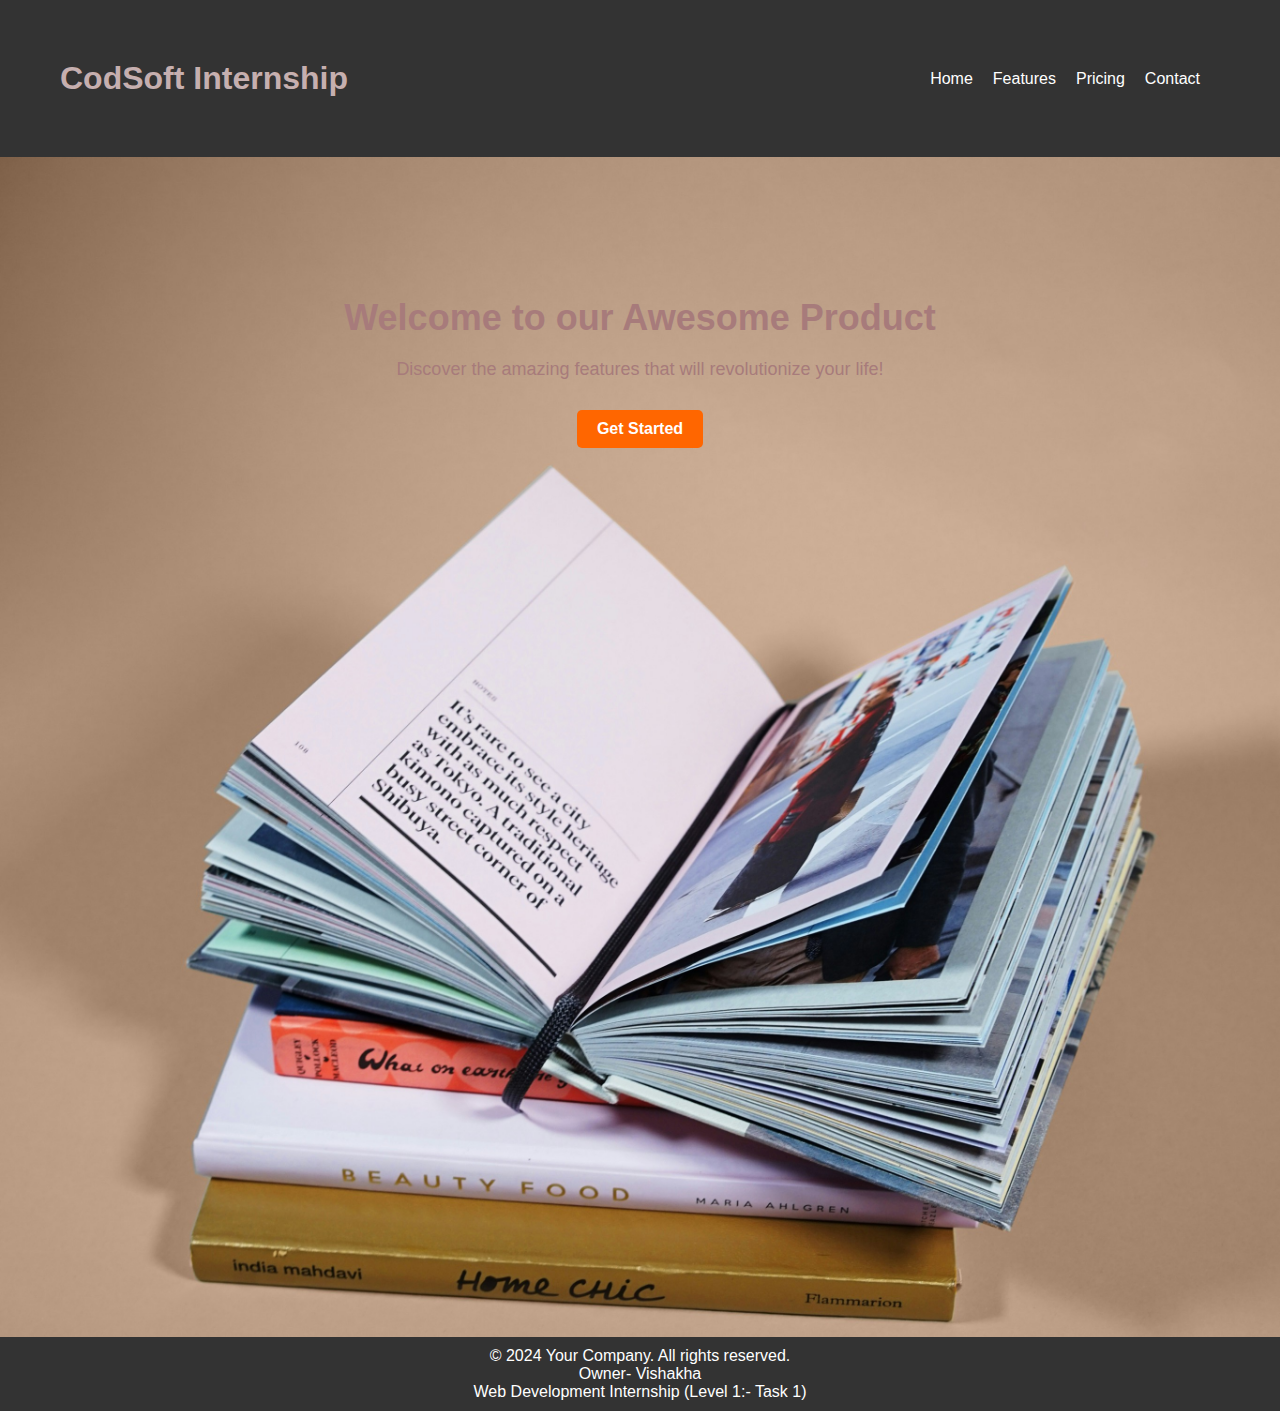
<file: index.html>
<!-- Landing page html code -->
<html lang="en">
  <head>
    <meta charset="UTF-8" />
    <meta name="viewport" content="width=device-width, initial-scale=1.0" />
    <link rel="stylesheet" href="style.css" />
    <title>Vishakha Landing Page</title>
  </head>
  <body>
    <header>
      <h1>CodSoft Internship</h1>
      <nav>
        <ul>
          <li><a href="#">Home</a></li>
          <li><a href="#">Features</a></li>
          <li><a href="#">Pricing</a></li>
          <li><a href="#">Contact</a></li>
        </ul>
      </nav>
    </header>

    <section class="hero">
      <h2>Welcome to our Awesome Product</h2>
      <p>Discover the amazing features that will revolutionize your life!</p>
      <a href="#" class="cta-button">Get Started</a>
    </section>

    <footer>
      <p>
        &copy; 2024 Your Company. All rights reserved.<br />
        Owner- Vishakha <br />
        Web Development Internship (Level 1:- Task 1)
      </p>
    </footer>
  </body>
</html>
</file>
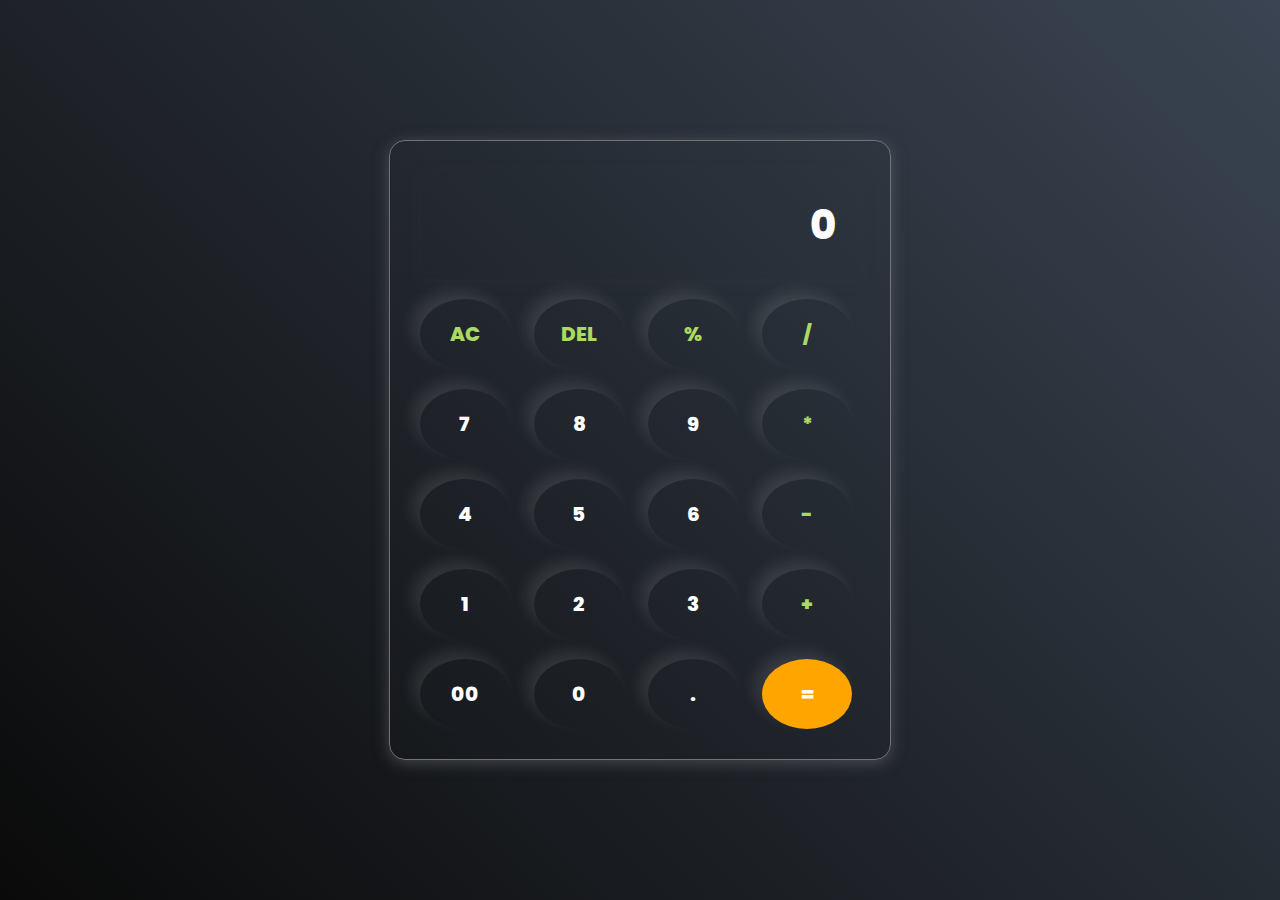
<file: index1.html>
<!-- calculator -->

<!DOCTYPE html>
<html lang="en">
<head>
    <meta charset="UTF-8">
    <meta name="viewport" content="width=device-width, initial-scale=1.0">
    <title>Calculator</title>
    <link rel="stylesheet" href="style1.css">
</head>
<body>
    <div class="calculator">
        <input type="text" placeholder="0" id="inputBox"> 
    
    <div>
    <button class="operator">AC</button>
    <button class="operator">DEL</button>
    <button class="operator">%</button>
    <button class="operator">/</button>
    </div>
    <div>
    <button>7</button>
    <button>8</button>
    <button>9</button>
    <button class="operator">*</button>
    </div>
    <div>
    <button>4</button>
    <button>5</button>
    <button>6</button>
    <button class="operator">-</button>
    </div>
    <div>
    <button>1</button>
    <button>2</button>
    <button>3</button>
    <button class="operator">+</button>
    </div>
    <div>
        <button>00</button>
        <button>0</button>
        <button>.</button>
        <button class="equalbtn">=</button>
        </div>
        </div>
        <script src="script.js">
            
        </script>
</body>
</html>
</file>
<file: style1.css>
/* css code for calculator */


@import url("https://fonts.googleapis.com/css2?family=League+Spartan:wght@100;200;300;400;500;600;700;900&family=Poppins:wght@200&display=swap"); 

*{
    margin: 0;
    padding: 0;
    box-sizing: border-box;
    font-family: 'Poppins', sans-serif;
}
body{
    width: 100%;
    height: 100vh;
    display: flex;
    flex-direction: column;
    justify-content: center;
    align-items: center;
    background:  linear-gradient(45deg, #0a0a0a, #3a4452);

}
.calculator{
    border: 1px solid #717377;
    padding: 20px;
    border-radius: 16px;
    background: transparent;
    box-shadow: 0px 3px 15px rgba(113, 115, 119, 0.5) ;
}
input{
    width: 440px;
    border: none;
    padding: 24px;
    margin: 10px;
    background: transparent;
    box-shadow: 0px 3px 15px rgba(84, 84, 84, 0.1) ;
    font-size: 40px;
    text-align: right;
    cursor: pointer;
    font-weight: 800;
    color: white
}
input::placeholder{
    color: #ffffff;
}
button{
    border: none;
    width: 90px;
    
    height: 70px;
    margin:10px;
    border-radius: 50%;
    background: transparent;
    color: #ffffff;
    font-weight: 800;
    font-size: 20px;
    box-shadow: -8px -8px 15px rgba(255, 255, 255, 0.1);
    cursor: pointer;
}
button:hover{
    background-color: white;
    color: black;
}
.equalbtn{
    background-color: orange;
}
.operator{
    color: rgb(171, 218, 100);
}
</file>
<file: style.css>
/* Css code for landing page */

/* Reset some default browser styles */
body,
h1,
h2,
p,
ul,
li {
  margin: 0;
  padding: 0;
}

body {
  font-family: Arial, sans-serif;
}

/* Header styles */
header {
  background-color: #333;
  color: #c6afaf;
  padding: 60px;
  display: flex;
  justify-content: space-between;
  align-items: center;
}

nav ul {
  list-style: none;
  display: flex;
}

nav li {
  margin-right: 20px;
}

nav a {
  text-decoration: none;
  color: #fff;
}

/* Hero section styles */
.hero {
  background-image: url("studio-media-9DaOYUYnOls-unsplash.jpg");
  height:100%;
  background-position: center;
  background-repeat: no-repeat;
  background-size: cover;
  background-size: cover;
  text-align: center;
  padding: 140px 0;
  color: #fff;
  

}

.hero h2 {
  font-size: 36px;
  margin-bottom: 20px;
  color:#a77b7b;
}

.hero p {
  font-size: 18px;
  margin-bottom: 30px;
  color:#a77b7b;
}

.cta-button {
  display: inline-block;
  padding: 10px 20px;
  background-color: #ff6600;
  color: #fff;
  text-decoration: none;
  border-radius: 5px;
  font-weight: bold;
}

/* Footer styles */
footer {
  background-color: #333;
  color: #fff;
  text-align: center;
  padding: 10px 0;
}
</file>
